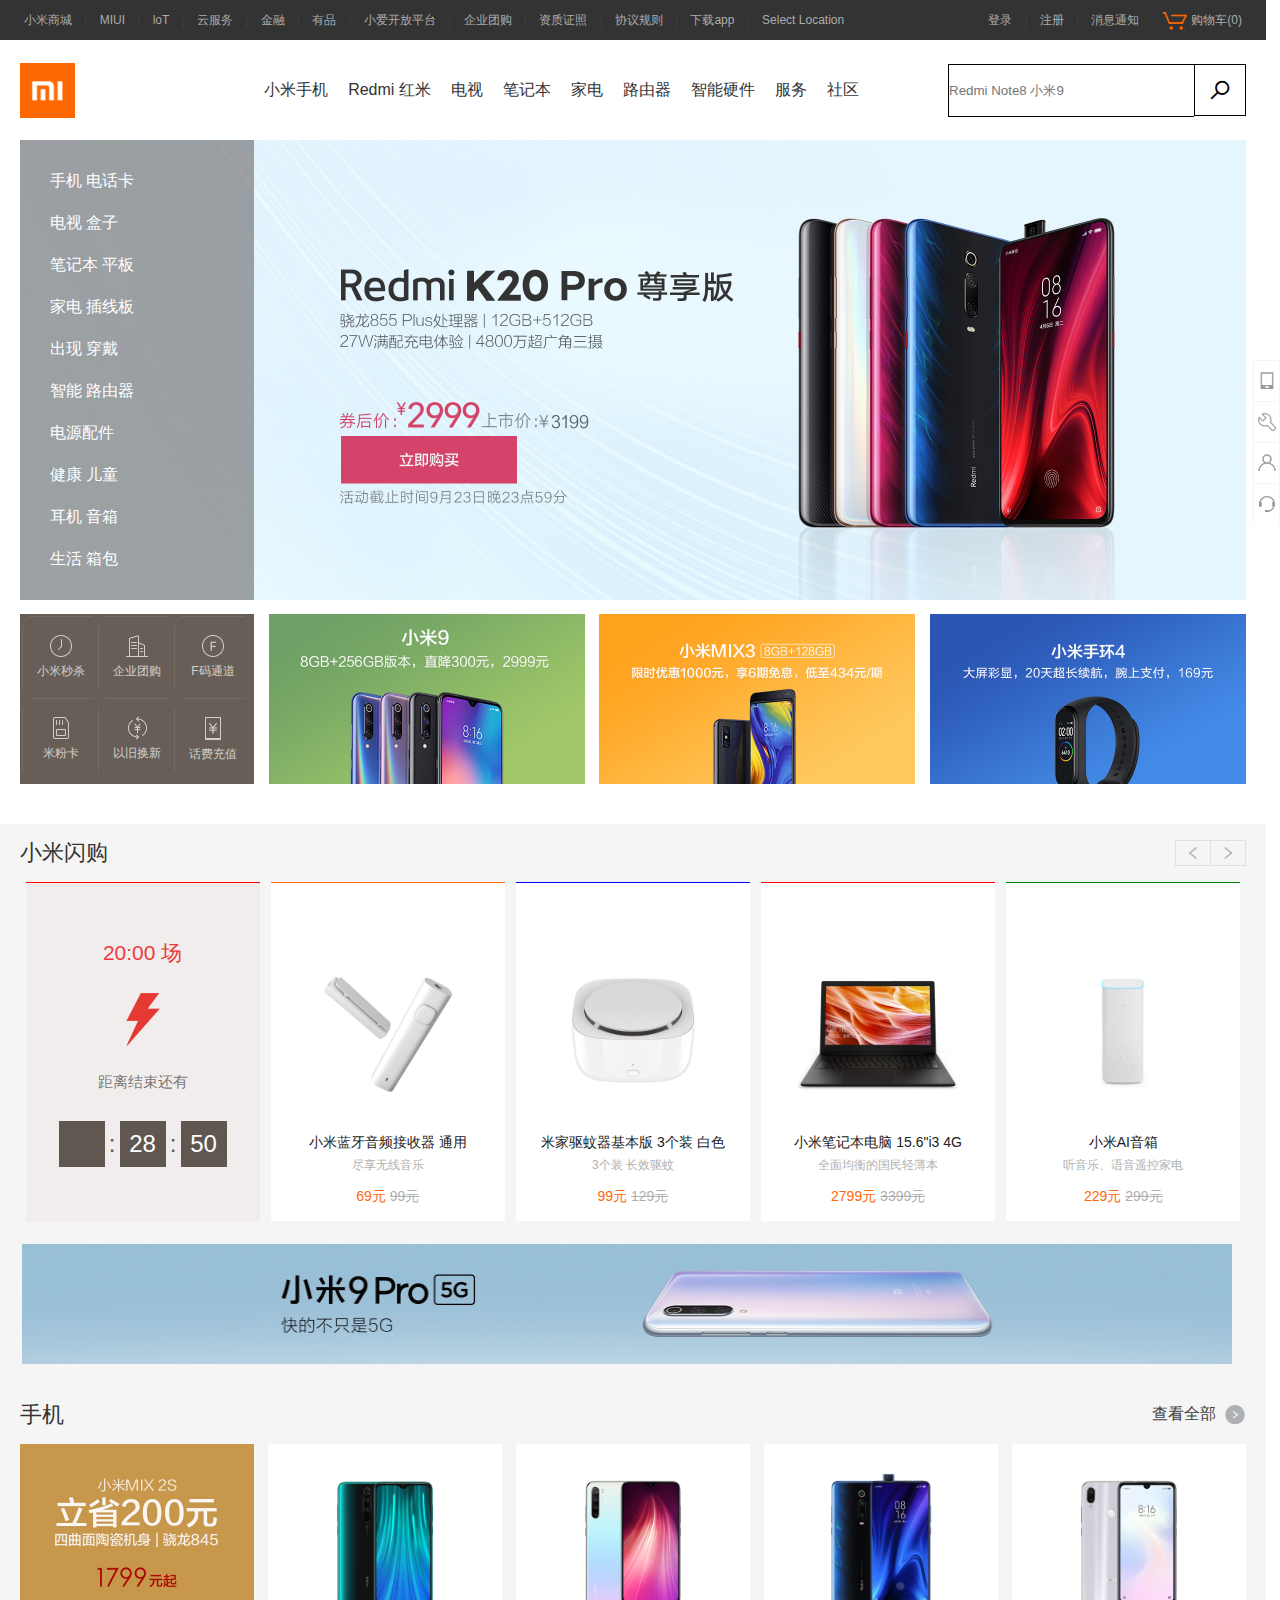
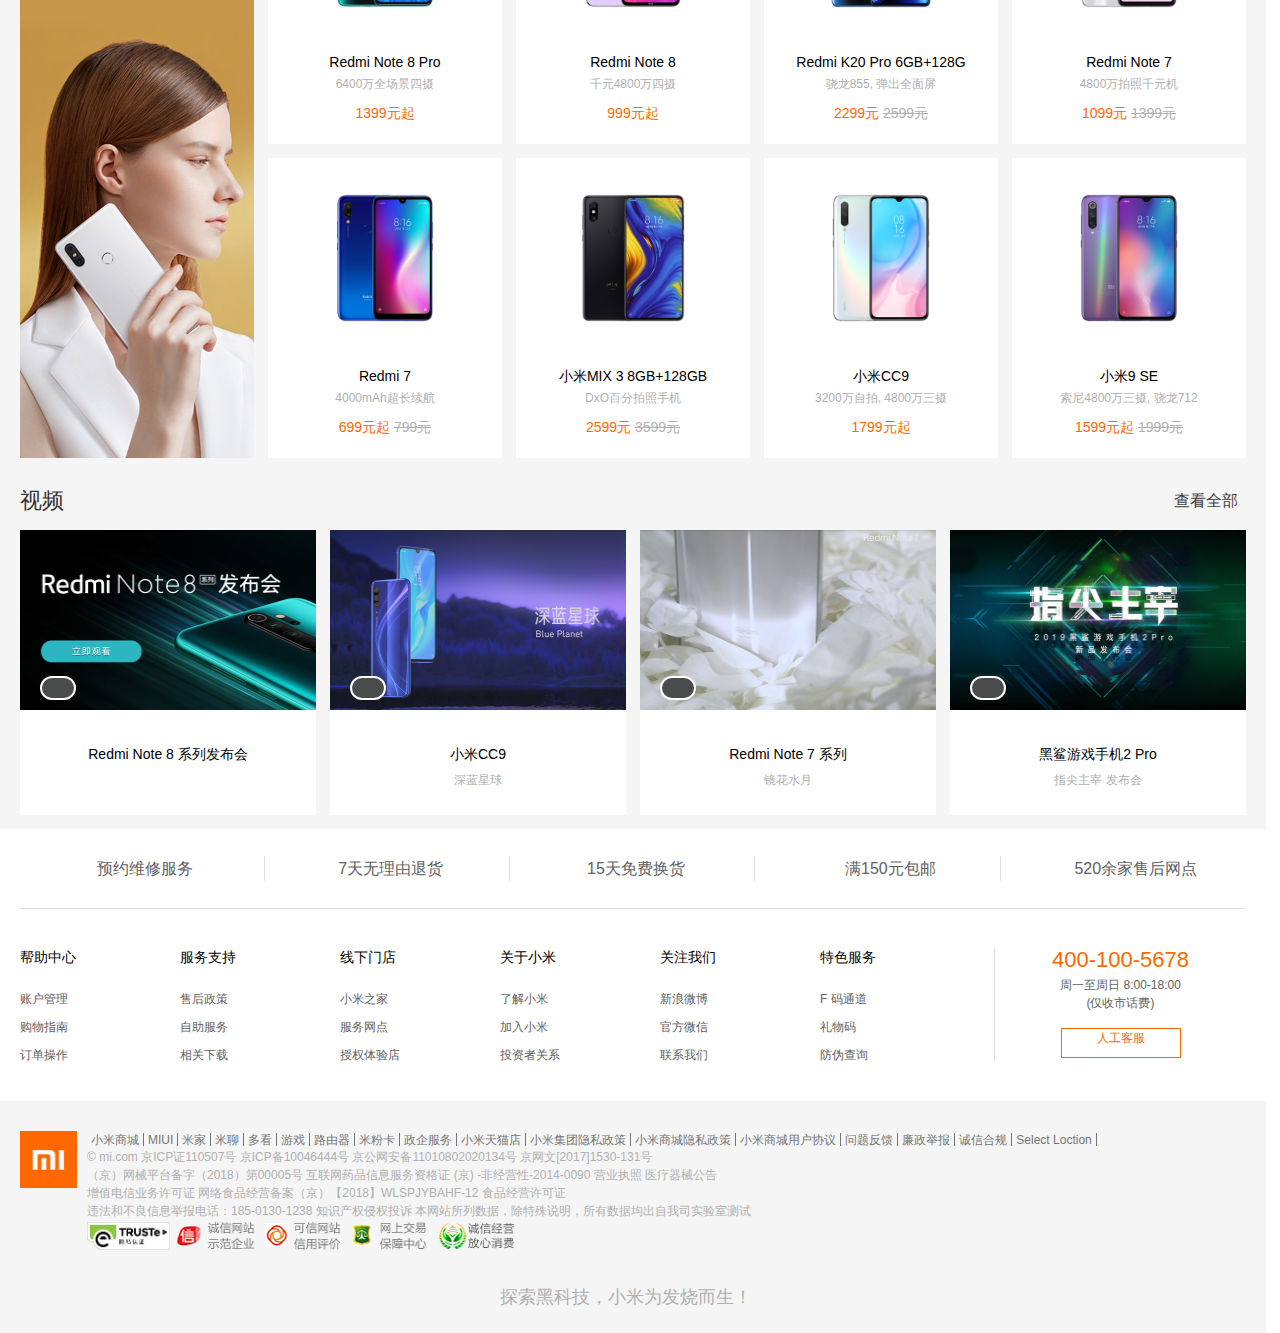
<file: index.html>
<!DOCTYPE html>
<html lang="en">
<head>
    <meta charset="UTF-8">
    <meta name="viewport" content="width=device-width, initial-scale=1.0">
    <meta http-equiv="X-UA-Compatible" content="ie=edge">
    <title>小米商城</title> 
    <link rel="stylesheet" type="text/css" href="./css/css.css">
    <link rel="stylesheet" type="text/css" href="./iconfont.css">
    <link rel="stylesheet" href="http://at.alicdn.com/t/font_1432263_clm7dwqdpdi.css">
</head>
<body>
    <div class="nav-bg">
        <div class="main-nav">
            <div class="nav">
                <div class="none"><a href="#">小米商城</a></div>
                <div><div class="axis">|</div></div>
                <div><a href="#">MIUI</a></div>
                <div><div class="axis">|</div></div>
                <div><a href="#">loT</a></div>
                <div><div class="axis">|</div></div>
                <div><a href="#">云服务</a></div>
                <div><div class="axis">|</div></div>
                <div><a href="#">金融</a></div>
                <div><div class="axis">|</div></div>
                <div><a href="#">有品</a></div>
                <div><div class="axis">|</div></div>
                <div><a href="#">小爱开放平台</a></div>
                <div><div class="axis">|</div></div>
                <div><a href="#">企业团购</a></div>
                <div><div class="axis">|</div></div>
                <div><a href="#">资质证照</a></div>
                <div><div class="axis">|</div></div>
                <div><a href="#">协议规则</a></div>
                <div><div class="axis">|</div></div>
                <div><a href="#">下载app</a></div>
                <div><div class="axis">|</div></div>
                <div id="ax"><a href="#">Select Location</a></div>
            </div>
    
            <div class="nav">
                <div><a href="#">登录</a></div>
                <div><div class="axis">|</div></div>
                <div><a href="#">注册</a></div>
                <div><div class="axis">|</div></div>
                <div><a href="#">消息通知</a></div>
                <div style="display:flex; justify-content:flex-start; align-items:center; margin-left: 15px;">
                    <img src="./src/1.png" width=25px; height="25px;" style="margin-right: 4px;">
                    <a href="#">购物车(0)</a>
                </div>
            </div>          
        </div>
    </div>

    <div class="header">
        <img src="./src/2.png" width="55px">
        <div class="nav1">
            <div><a href="#">小米手机</a></div>
            <div><a href="#">Redmi 红米</a></div>
            <div><a href="#">电视</a></div>
            <div><a href="#">笔记本</a></div>
            <div><a href="#">家电</a></div>
            <div><a href="#">路由器</a></div>
            <div><a href="#">智能硬件</a></div>
            <div><a href="#">服务</a></div>
            <div><a href="#">社区</a></div>
        </div>
        <div>
            <form class="search" action="">
                    <input type="text" name="search"  placeholder="Redmi Note8 小米9"  style="width: 245px; height:51px; border:1px solid; border-right:0px;">
                    <i class="ant-icon icon-search" style="font-size:24px; width:50px; height:50px; border:1.5px solid; display:flex; justify-content:center; align-items:center"></i> 
            </form>          
        </div>
    </div>

    
    <div class="content">
        <div class="content-nav">
            <div><a href="#">手机 电话卡</a></div>
            <div><a href="#">电视 盒子</a></div>
            <div><a href="#">笔记本 平板</a></div>
            <div><a href="#">家电 插线板</a></div>
            <div><a href="#">出现 穿戴</a></div>
            <div><a href="#">智能 路由器</a></div>
            <div><a href="#">电源配件</a></div>
            <div><a href="#">健康 儿童</a></div>
            <div><a href="#">耳机 音箱</a></div>
            <div onmouseover="this.style.background='#ff6700'" onmouseout="this.style.background='';"><a href="#">生活 箱包</a></div>
        </div>
        
        <!--
        <img style="width: 1226px; height:460px;" src="./src/4.jpg">
        <img  src="./src/4.jpg">
        -->
        
    </div>
  
   <div class="line">
        <div class="line-table">
            <div class="table">
                <img src="./src/time.png">
                <div>小米秒杀</div>
            </div>
            <div class="table">
                <img src="./src/house.png">
                <div>企业团购</div>
            </div>       
            <div class="table">
                <img src="./src/F.png">
                <div>F码通道</div>
            </div>   
            <div class="table">
                <img src="./src/save.png">
                <div>米粉卡</div>
            </div> 
            <div class="table">
                <img src="./src/dollars.png">
                <div>以旧换新</div>
            </div> 
            <div class="table">
                <img src="./src/account.png" style="height:25px; width:28px">
                <div>话费充值</div>
            </div> 
        </div>
       <img src="./src/mi9.jpg" style="width:316px; height:170px;">
       <img src="./src/mi3.jpg" style="width:316px; height:170px;">
       <img src="./src/mi4.jpg" style="width:316px; height:170px;">
   </div>

    <div class="slide">
        <div class="slide-top">
            <div style="line-height: 58px">小米闪购</div>
            <div class="slide-tr">
                <div><i class="ant-icon icon-left"></i></div>
                <div><i class="ant-icon icon-right"></i></div>   
            </div>
        </div>      

        <div class="slide-bottom">
            <div class="slide-left">
                <div id="top">20:00 场</div>
                <img src="./src/flash.png" style=" padding-top:0px; width:34px; height:53px; margin: 25px auto;" >
                <div style="width: 234px; height:22px; font-size:15px; color:rgba(0,0,0,.54)">距离结束还有</div>
                <div id="bottom"> 
                    <span id="hour"></span>
                    <i>:</i>
                    <span id="minute">28</span>
                    <i>:</i>
                    <span id="second">50</span>
                </div>               
            </div>
            <div class="slide-right" style="border-top:1px solid #ff6709;">             
                <img src="./src/bluetooth.jpg"> 
                <div class="title">小米蓝牙音频接收器 通用</div>
                <div class="desc">尽享无线音乐</div>
                <div class="price">
                    <span>69元</span>
                    <s>99元</s>
                </div>
            </div>
            <div class="slide-right" style="border-top:1px solid blue;">
                <img src="./src/ir.jpg">
                <div class="title">米家驱蚊器基本版 3个装 白色</div>
                <div class="desc">3个装 长效驱蚊</div>
                <div class="price">
                    <span>99元</span>
                    <s>129元</s>
                </div>
            </div>
            <div class="slide-right"  style="border-top:1px solid red;">
                <img src="./src/computer.jpg">
                <div class="title">小米笔记本电脑 15.6"i3 4G</div>
                <div class="desc">全面均衡的国民轻薄本</div>
                <div class="price">
                    <span>2799元</span>
                    <s>3399元</s>
                </div>              
            </div>
            <div class="slide-right" style="border-top:1px solid green;">
                <img src="./src/AI.jpg">
                <div class="title">小米AI音箱</div>
                <div class="desc">听音乐、语音遥控家电</div>
                <div class="price">
                    <span>229元</span>
                    <s>299元</s>
                </div>   
            </div>         
        </div>
   </div>
   <div style="height: 164px; width:100%; background-color: #f5f5f5; margin: 0 auto;">
        <div style=" padding: 22px; width: 1210px;height: 120px; margin: 0 atuo;">
            <img src="./src/phone.jpg" style="width: 1210px; height: 120px;">
        </div>
   </div>
   
   <div class="shop-bar">
        <div class="bar-top">
            <div class="btl">手机</div>
            <div class="btr">
                <div style="position:relative; top:-1px;">查看全部</div>
                <i class="ant-icon icon-right-circle-fill"></i>
            </div>
        </div>
        <div class="bar-bottom">
            <div id="aaa"><img src="./src/bar-left.jpg" width="234px"; height="614px";></div>
            <div class="bar-right">
                <div class="bar-rr">
                    <img src="./src/right1.jpg">
                    <div class="title1">Redmi Note 8 Pro</div>
                    <div class="desc1">6400万全场景四摄</div>
                    <div class="price1"><span>1399元起</span></div>
                </div>
                <div class="bar-rr">
                    <img src="./src/right2.jpg">
                    <div class="title1">Redmi Note 8</div>
                    <div class="desc1">千元4800万四摄</div>
                    <div class="price1"><span>999元起</span></div>
                </div>
                <div class="bar-rr">
                    <img src="./src/right3.jpg" alt="">
                    <div class="title1">Redmi K20 Pro 6GB+128G</div>
                    <div class="desc1">骁龙855, 弹出全面屏</div>
                    <div class="price1">
                        <span>2299元</span>
                        <s>2599元</s>
                    </div>
                </div>
                <div class="bar-rr">
                    <img src="./src/right4.jpg" alt="">
                    <div class="title1">Redmi Note 7</div>
                    <div class="desc1">4800万拍照千元机</div>
                    <div class="price1">
                        <span>1099元</span>
                        <s>1399元</s>
                    </div>
                </div>
                <div class="bar-rr">
                    <img src="./src/right5.jpg" alt="">
                    <div class="title1">Redmi 7</div>
                    <div class="desc1">4000mAh超长续航</div>
                    <div class="price1">
                        <span>699元起</span>
                        <s>799元</s>
                    </div>
                </div>
                <div class="bar-rr">
                    <img src="./src/right6.jpg" alt="">
                    <div class="title1">小米MIX 3 8GB+128GB</div>
                    <div class="desc1">DxO百分拍照手机</div>
                    <div class="price1">
                        <span>2599元</span>
                        <s>3599元</s>
                    </div>
                </div>
                <div class="bar-rr">
                    <img src="./src/right7.jpg" alt="">
                    <div class="title1">小米CC9</div>
                    <div class="desc1">3200万自拍, 4800万三摄</div>
                    <div class="price1">
                        <span>1799元起</span> 
                    </div>
                </div>
                <div class="bar-rr">
                    <img src="./src/right8.jpg" alt="">
                    <div class="title1">小米9 SE</div>
                    <div class="desc1">索尼4800万三摄, 骁龙712</div>
                    <div class="price1">
                        <span>1599元起</span>
                        <s>1999元</s>
                    </div>
                </div>
            </div>
        </div>
   </div>

   <div class="video">
        <div class="video-top">
            <div class="vtl">视频</div>
            <div class="vtr">
                <div>查看全部</div>  
                    <i class="ant-icon icon-icon-test-circle-fill"></i>
            </div>    
        </div>
        <div class="video-bottom">
            <div class="video-bew">
                <div class="Items">
                    <img src="./src/video1.jpg" alt="">
                    <div class="radius">
                        <i class="iconfont icon-icon-test"></i>
                    </div>
                </div>
                <div class="vtitle">Redmi Note 8 系列发布会</div>
            </div>
            <div class="video-bew">
                <div class="Items">
                    <img src="./src/video2.jpg" alt="">
                    <div class="radius">
                        <i class="iconfont icon-icon-test"></i>
                    </div>
                </div>
                <div class="vtitle">小米CC9</div>
                <div class="vdesc">深蓝星球</div>
            </div>
            <div class="video-bew">
                <div class="Items">
                    <img src="./src/video3.jpg" alt="">
                    <div class="radius">
                        <i class="iconfont icon-icon-test"></i>
                    </div>
                </div>
                <div class="vtitle">Redmi Note 7 系列</div>
                <div class="vdesc">镜花水月</div>
            </div>
            <div class="video-bew">
                <div class="Items">
                    <img src="./src/video4.jpg" alt="">
                    <div class="radius">
                        <i class="iconfont icon-icon-test"></i>
                    </div>
                </div>
                <div class="vtitle">黑鲨游戏手机2 Pro</div>
                <div class="vdesc">指尖主宰 发布会</div>
            </div>
        </div>
   </div>

   <div class="footer">
        <div class="footer-top">
            <div class="ftt"> 
              <div class="fid">
                  <i class="iconfont icon-tool"></i>
                  <a href="#">预约维修服务</a>               
              </div>
             

              <div class="fid">
                  <i  class="iconfont icon-circle-7"></i>
                  <div>
                        <a href="#">7天无理由退货</a>
                  </div>
              </div>           

              <div class="fid">
                  <i class="iconfont icon-chenggong"></i>
                  <div>
                        <a href="#">15天免费换货</a>
                  </div>
              </div>         

              <div class="fid">
                  <i class="iconfont icon-gift"></i>
                  <div>
                      <a href="#">满150元包邮</a>
                  </div>
              </div>

              <div class="fid" style="border: none">
                  <i class="iconfont icon-location"></i>
                  <div>
                        <a href="#">520余家售后网点</a>
                  </div>
              </div>
            </div>
            <div class="ftb">
                <div class="call-left">
                    <div class="idcall">
                        <div class="title">帮助中心</div>
                        <div class="desc">账户管理</div>                         
                        <div class="desc">购物指南</div>
                        <div class="desc">订单操作</div>
                       
                    </div>
                    <div class="idcall">
                        <div class="title">服务支持</div>
                        <div class="desc">售后政策</div> 
                        <div class="desc">自助服务</div>
                        <div class="desc">相关下载</div>
                        
                    </div>
                    <div class="idcall">
                        <div class="title">线下门店</div>
                        <div class="desc">小米之家</div> 
                        <div class="desc">服务网点</div>
                        <div class="desc">授权体验店</div>
                        
                    </div>
                    <div class="idcall">
                        <div class="title">关于小米</div>
                        <div class="desc">了解小米</div> 
                        <div class="desc">加入小米</div>
                        <div class="desc">投资者关系</div>
                    </div>
                    <div class="idcall">
                        <div class="title">关注我们</div>
                        <div class="desc">新浪微博</div>
                        <div class="desc">官方微信</div>
                        <div class="desc">联系我们</div>
                    </div>
                    <div class="idcall">
                        <div class="title">特色服务</div>
                        <div class="desc">F 码通道</div>
                        <div class="desc">礼物码</div>
                        <div class="desc">防伪查询</div>
                    </div>
                </div>
                <div class="call">
                    <div id="phone-call">400-100-5678</div>
                    <div id="data">周一至周日 8:00-18:00 <br>(仅收市话费) </div>
                    <div class="god">
                        <i class="iconfont icon-message-2"></i>
                        <span>人工客服</span>
                    </div>
                </div>
            </div>
        </div>
        <div class="footer-bottom">
            <div class="fbt">
                <div class="fbtl">
                    <div class="flogo" style="height: 90.67px; width: 57px; margin-right: 10px">
                        <img src="./src/2.png" width="57px" height="57px" >
                    </div> 
                    <div class="ftext">
                        <div class="logo-text">
                            <div class="logo-title">
                                <div><a>小米商城</a></div>
                                <div><a>MIUI</a></div>
                                <div><a>米家</a></div>
                                <div><a>米聊</a></div>
                                <div><a>多看</a></div>
                                <div><a>游戏</a></div>
                                <div><a>路由器</a></div>
                                <div><a>米粉卡</a></div>
                                <div><a>政企服务</a></div>
                                <div><a>小米天猫店</a></div>
                                <div><a>小米集团隐私政策</a></div>
                                <div><a>小米商城隐私政策</a></div>
                                <div><a>小米商城用户协议</a></div>
                                <div><a>问题反馈</a></div>
                                <div><a>廉政举报</a></div>
                                <div><a>诚信合规</a></div>
                                <div><a>Select Loction</a></div>
                            </div>
                            <div style="color: #b0b0b0;">© mi.com 京ICP证110507号 京ICP备10046444号 京公网安备11010802020134号 京网文[2017]1530-131号</div>
                            <div style="color: #b0b0b0;" >（京）网械平台备字（2018）第00005号 互联网药品信息服务资格证 (京) -非经营性-2014-0090 营业执照 医疗器械公告</div>
                            <div style="color: #b0b0b0; ">增值电信业务许可证  网络食品经营备案（京）【2018】WLSPJYBAHF-12   食品经营许可证</div>
                            <div style="color: #b0b0b0;">违法和不良信息举报电话：185-0130-1238 知识产权侵权投诉 本网站所列数据，除特殊说明，所有数据均出自我司实验室测试</div>
                        </div>
                    </div>
                </div>
                             
                <div class="fbtr">
                    <img src="./src/v-logo1.png" alt="" style="margin-left: 67px;">
                    <img src="./src/v-logo-2.png" alt="">
                    <img src="./src/v-logo-3.png" alt="">
                    <img src="./src/v-logo-4.png" alt="">
                    <img src="./src/v-logo5.png" alt="">
                </div>
        
            </div>
            <div class="fbb">
                探索黑科技，小米为发烧而生！
            </div>
        </div>
   </div>

   <div class="flex-right">
        <div>
                <img src="./src/top1.png" alt="">
        </div>
        <div>
                <img src="./src/top2.png" alt="">
        </div>
        <div>
                <img src="./src/top3.png" alt="">
        </div>
        <div>
                <img src="./src/top4.png" alt="">
        </div>
   </div>

   <script src="./dynamic.js"></script>
</body>
</html>
</file>
<file: css/css.css>
/*清除浏览器默认样式*/
*{
    margin: 0;
    padding: 0;
}
body{
    max-width:1266px;
    overflow-x: hidden;
}
.nav{
     /* 去除项目符号 */
    list-style: none;
    /* 为ul设置背景颜色 */
    height: 40px;
    display: flex;
    justify-content: flex-start;
    overflow: hidden;
}
.nav div{
    /*导航条水平*/
    /*width: 25%; */
    padding-left: 4px;
    padding-right: 4px;
    /*与父元素高相同时，文字会垂直居中*/
    line-height: 40px;
}
.nav-bg{
    background-color:#333333;
    height: 40px;
    width: 100%;
}

.main-nav{
    display: flex;
    justify-content: space-between;
    width: 1226px;
    margin: 0 auto;
}
.none{
    padding-left: -1px;
}
.nav a{
     /* 将a转换为块元素 */
    display: block;
     /* 为a指定一个宽度 */
    width: 100%;
     /* 去除下划线 */
    text-decoration: none;
     /* 设置字体颜色 */
    color: #acacac; 
    font-size: 12px;
    font-family: Arial, Helvetica, sans-serif;
}
.axis{
    color: #3e3e3e;
}

.nav1 {
    display: flex;
    justify-content: center;
    position: relative;
    left: 50px;
}
.nav1 a{
    /* 将a转换为块元素 */
    display: block;
    /* 为a指定一个宽度 */
    width: 100%;
     /* 去除下划线 */
     text-decoration: none;
     /* 设置字体颜色 */
    color: #333; 
    font-size: 16px;
    font-family: Arial, Helvetica, sans-serif;
}
.nav1 div{
    /*导航条水平*/
    float: right;
    /*width: 25%; */
    padding-left: 10px;
    padding-right: 10px;
    /*与父元素高相同时，文字会垂直居中*/
    line-height: 40px;
}

.header{
    height: 100px;
    display: flex;
    justify-content:space-between;
    align-items: center;/*垂直居中*/
    width: 1226px;
    margin: 0 auto;
}
.search{
    display: flex;
    align-items:center;
}
.content{
    display:flex;
    justify-content:start;
    width: 1226px;
    height: 460px;
    margin: 0 auto;
    background: url("../src/4.jpg");
    background-size: cover;
}
.content-nav{
    position:absolute;
    width: 234px;
    height: 420px;
    background-color: rgba(105,101,101,.6);
    padding:20px 0px;
}
.content-nav div{
    width: 204px;
    line-height: 42px;
    height: 42px;
    padding-left: 30px;
}
.content-nav div a{
    text-decoration:none;
    width: 100%;
    color: #fff;
    font-size:16px;   
}

.content img{
    background-size: 100%;
}
.content-nav div:hover{
    background: #ff6700!important;
}

body {
    font: 14px/1.5 Helvetica Neue,Helvetica,Arial,Microsoft Yahei,Hiragino Sans GB,Heiti SC,WenQuanYi Micro Hei,sans-serif;
}

.line-table{
    width: 228px;
    height: 164px;
    background-color: #665e57;
    display: flex;
    justify-content:space-around;
    flex-direction:row;
    flex-wrap: wrap;
    padding:3px;
    
}

.line{
    width: 1226px;
    height: 196px;
    display: flex;
    justify-content:space-between;
    margin: 14px auto;
    position: relative;
}
.table{
    display: flex;
    flex-direction: column;
    width: 70px;
    height: 64px;
    padding-top: 17px;   
    font-size: 12px;
    align-items: center;
    position: relative;
    color:white;
    opacity:.7;
}
.table::before{
    content: "";
    background: #7d7268;
    width: 64px;
    height: 1px;
    position: absolute;
    top: -1px;
    left: 3px;
}

.table::after{
    content:"";
    background-color:#7d7268;
    width: 1px;
    height:64px;
    position:absolute;
    left: -4px;
    top: 9px;
}
.table img{
    width:24px;
    height: 24px;
    margin-bottom:4px;
}

.slide{
    height: 398px;
    background-color:#f5f5f5; 
}
.slide-top{
    height: 58px;
    width: 1226px;
    /*background-color:yellowgreen;*/
    margin: 0 auto;
    display: flex;
    justify-content: space-between;
    font-size:22px;
    color:#333;
    font-weight:200;
    /* line-height:58px;  */
}
.slide-tr{/*诡异的箭头*/
    display:flex;
    justify-content: center;
    align-items: center;
}
.slide-tr div{  
    width: 24px;
    height:18px;
    border: 1px solid #e0e0e0;
    padding: 3px 5px;
    margin-left:-1px;
    display: flex;
    justify-content: center;
    align-items: center;
}

.slide-tr div i {
    color: #b0b0b0;
}
.slide-bottom{
    height: 340px;
    width: 1226px;
    /*background-color: aqua;*/
    margin: 0 auto;
    display: flex;
    justify-content:space-around;
}
.slide img{
    height: 160px;
    width: 160px;
    padding-top: 29px;
    margin: 0px 37px 22px 37px; 
}
.slide-right{
    display:flex;
    flex-direction:column;
    background-color:white;
    width:234px;
    height:300px;
    padding-top:38px;   
    font-size:14px;
    font-weight: 400px;
    color: #212121;
    overflow: hidden;
    text-align: center;
}
.title{
    width: 194px;
    height: 21px;
    margin: 0 20px 3px;
}
.desc{
    width: 194px;
    height: 18px;
    margin: 0px 20px 12px;
    font-size: 12px;
    color: #b0b0b0;
}
.slide-right span{
    color: #ff6709;
}
.slide-right s{
   color:  #b0b0b0;
}
.slide-left{
    height: 339px;
    width: 234px;
    display: flex;
    flex-direction:column;
    background-color:#f1eded;
    text-align: center;
    border-top:1px solid red;
}
#top{
    width: 234px;
    height: 31px;
    padding-top:54px;
    font-size: 21px;
    color:#ef3a3b;
}
#bottom{
    height: 46px;
    text-align: center;
    display: flex;
    justify-content: center;
    font-size: 24px;
    color: #fff;
    margin-top: 28px;
}
#bottom span{
    display:block;
    width: 46px;
    height: 46px;
    background-color: #605751;
    line-height: 46px;
}
#bottom i{
    display:block;
    height: 46px;
    width: 15px;
    line-height: 46px;
    color: #605751;
    font-style: normal
}

.shop-bar{
    display: flex;
    flex-direction: column;
    background-color: #f5f5f5;
   /* width: 1226px;*/
    height: 686px;
    align-items: center;
}
.bar-top{
    display: flex;
    justify-content: space-between;
    width: 1226px;
    height: 58px;
}
.btl,.vtl{
    line-height: 58px;
    font-size: 22px;
    color: #333;
    font-weight: 200;
}
.btr,.vtr{
    display:flex;
    justify-content: start;
    align-items: center;
    font-size: 16px;
    color: #424242;
    -webkit-transition: all .4s;
    transition: all .4s;
    line-height: 58px;
}
.btr .ant-icon{
    margin-left: 8px;
    font-size: 22px;
    color: #b0b0b0;
    line-height: 58px;
}

.btr:hover{
    color: #ff6700;
    -webkit-transition: all .4s;
    transition: all .4s;
}
/*一起变色加变色*/
.btr:hover .ant-icon{
    color: #ff6700;
    -webkit-transition: all .4s;
    transition: all .4s;
}
.bar-bottom{
    display: flex;
    justify-content:start;
}
.bar-right{
    display: flex;
    justify-content:space-around;
    height: 164px;
    width: 992px;
    flex-direction:row;
    flex-wrap: wrap;
}
.bar-right img{
    height: 160px;
    width: 160px;
    /*padding-top: 29px;*/
    margin: 0px 37px 22px 37px; 
}
.bar-rr{
    width: 234px;
    height: 260px;
    padding: 20px 0px;
    margin-left:14px;
    margin-bottom: 14px;
    background-color: white;
}
.title1{
    width: 214px;
    height: 21px;
    margin: 0px 10px 2px 10px;
    text-align: center;
}
.desc1{
    width: 214px;
    height: 18px;
    margin: 0px 10px 10px;
    text-align: center;
    font-size: 12px;
    color: #b0b0b0;
}
.price1{
    width: 214px;
    height: 21px;
    margin: 0px 10px 14px;
    text-align: center;
}
.price1 span{
    color: #ff6700;
}
.price1 s{
    color:#b0b0b0;
}
.bar-rr{
    transition: all .2s linear;
}
.bar-rr:hover{
    /*position:relative;
    top:-1px;*/
    /*加阴影*/
    box-shadow:0 15px 30px rgba(0,0,0,.1);
    /*形变*/
    transform: translate3d(0,-2px,0);
    /*过渡动画*/
    transition: all .2s linear;
}
#aaa:hover{
    /*position:relative;
    top:-1px;*/
    box-shadow:0 15px 30px rgba(0,0,0,.1);
    transform: translate3d(0,-2px,0);
    transition: all .2s linear;
}

.video{
    /*width: 1226px;*/
    height: 357px;
    /*margin: auto;*/
    background-color: #f5f5f5;
    align-items: center;
    display: flex;
    flex-direction:column;
}



.video-top{
    width:1226px;
    height: 58px;
    display: flex;
    justify-content: space-between;
}
.vtr{
    display: flex;
    justify-content: flex-start;
}

.vtr .ant-icon{
    margin-left: 8px;
    font-size: 22px;
    color: #b0b0b0;
    line-height: 58px;
}
.vtr:hover{
    color: #ff6700;
    -webkit-transition: all .4s;
    transition: all .4s;
}



/*一起变色加延时*/
.vtr:hover .ant-icon{
    color: #ff6700;
    -webkit-transition: all .4s;
    transition: all .4s;
}





.video-bottom img{
    width: 296px;
    height: 180px;
    margin-bottom: 28px;
}
.video-bew{
    width: 296px;
    height: 285px;
    margin-bottom:14px;
    background-color: white;
}
.Items:hover .iconfont{
     box-shadow:0 15px 30px rgba(0,0,0,.1);
     transform:translate3d(0,-2px,0);
     transition:all .3s linear;
     background-color: #ff6709;
     border:2px solid #ff6709;
}

.video-bew:hover{
    box-shadow:0 15px 30px rgba(0,0,0,.1);
    transform:translate3d(0,-2px,0);
    transition:all .4s linear;
}
.video-bottom{
    display: flex;
    justify-content: space-around;
    width: 1240px;
}
.Items{
    position: relative;
}
.radius .iconfont{
    position: absolute;
    z-index: 1;
    top:146px;
    left: 20px;
    width: 32px;
    height: 20px;
    border: 2px solid #fff;
}
.radius .iconfont{/*诡异的箭头*/
    display:flex;
    justify-content: center;
    align-items: center;
    text-align: center;
}
.radius i{
    position: absolute;
    z-index: 1;
    top:146px;
    left: 20px;
    font-size:24px;
    color: #fff;
    width: 32px;
    height: 20px;
    background-color:#4a4c4c;
    text-align: center;
    border:2px solid white;
    border-radius: 12px;
}


.vtitle{
    width: 268px;
    height: 21px;
    margin: 0px 14px 6px;
    text-align: center;
}
.vdesc{
    width: 268px;
    height: 18px;
    margin: 0px 14px;
    text-align: center;
    font-size: 12px;
    color:#b0b0b0;
}

.footer{
    width: 1266px;
    height: 503px;
    background-color: white; 
}

.footer-top{
    width:1226px;
    height: 272px;
    margin: auto;
    
}
.ftt{
    width: 1226px;
    height: 25px;
    padding: 27px 0px;
    background-color:white;
    display: flex;
    justify-content: space-around;
    border-bottom: 1px solid #e0e0e0;
}
.fid{
    display: flex;
    justify-content: center;
    width: 243px;
    height:25px;
    text-align: center;
    align-items: center;
    font-size:16px;
    color:#616161;
    border-right: 1px solid #e0e0e0;
}
.fid i{
    font-size: 24px;
    line-height: 24px;
    padding-right: 6px;
}
.fid a{
    text-decoration: none;
    color:#616161;
    font-size:16px;
}

.ftb{
    width: 1226px;
    height: 112px;
    padding: 40px 0px;
    background: white;
    display: flex;
    justify-content: flex-start;
}
.call-left{
    width: 974px;
    height: 112px;
    display: flex;
    justify-content: flex-start;
}
.call{
    width: 251px;
    height: 112px;
    border-left:1px solid #e0e0e0;
    /*background-color: aqua;*/
   text-align: center;
}
.idcall{
    width: 160px;
    height: 112px;
   /* background-color: chartreuse;*/
    line-height: 1.25;
}
.idcall .title{
    width: 160px;
    height: 17px;
    margin-bottom:26px;
    margin-right: 0px;
    margin-left: 0px ;
} 
.idcall .desc{
    width: 160px;
    margin: 10px 0px 0px 0px;
    color: #616161;
}

#phone-call{
    width: 251px;
    height: 22px;
    margin-bottom: 5px;
    font-size:22px;
    color:#ff6700;
    line-height: 1;
}
#data{
    width: 251px;
    height: 36px;
    margin-bottom: 16px;
    font-size:12px;
    color: #616161;
}

.god{
    width: 118px;
    height: 28px;
    border: 1px solid #ff6700;
    background:#fff;
    color: #ff6700;
    margin: auto;
    font-size:12px;
}
.god:hover{
    background-color:#ff6700;
    color: #fff;
}
/*
.fid div a:hover{
    color: #ff6700;
    transition:all .3s linear;
}
*/
.fid:hover{
    color: #ff6700;
    transition:all .3s linear;
}
/*可以移入到块上一起变色*/
.fid:hover a{
    color: #ff6700;
    transition:all .3s linear;
}
/*
.fid a:hover{
    color: #ff6700;
    transition:all .3s linear;
}
*/

.footer-bottom{
    width: 1266px;
    height: 171.667px;
    padding: 30px 0px;
    background-color: #f5f5f5;
}
.fbt{
    width: 1226px;
    height:123px;
    margin: auto;
    background-color: #f5f5f5;/**/
}
.fbtl{
    display: flex;
    justify-content: flex-start;
}
.logo-title{
    display: flex;
    justify-content: flex-start;
    color: #757575;
    font-size: 12px;
    margin-top:2px;
    margin-bottom: 2px;
}
.logo-title div{
    height: 13px;
    padding:0px 4px;
    border-right: 1px solid #757575;
    display: flex;
    align-items: center;
}
.logo-text{
    font-size: 12px;
}

.flex-right{
    position: fixed;
    right: 0;
    top:40%;
    background-color: white;
}

.flex-right div{
    border: 1px solid #f5f5f5;
    border-bottom: none;
    width: 25px;
    height: 40px;
    display: flex;
    justify-content: center;
    align-items: center;
}

.flex-right img{
    width: 20px;
    height: 20px;
}

.fbtr img{
    width: 83px;
    height:28px;
    margin-bottom: 15px;
}
.fbb{
    width: 267px;
    height: 19px;
    margin:30px auto 0px;
    font-size:18px;
    color: #b0b0b0;
    font-family: 'Segoe UI', Tahoma, Geneva, Verdana, sans-serif;
}
</file>
<file: iconfont.css>
@font-face {font-family: "ant-icon";
  src: url('iconfont.eot?t=1543824216652'); /* IE9*/
  src: url('iconfont.eot?t=1543824216652#iefix') format('embedded-opentype'), /* IE6-IE8 */
  url('[data-uri]') format('woff'),
  url('iconfont.ttf?t=1543824216652') format('truetype'), /* chrome, firefox, opera, Safari, Android, iOS 4.2+*/
  url('iconfont.svg?t=1543824216652#ant-icon') format('svg'); /* iOS 4.1- */
}

.ant-icon {
  font-family:"ant-icon" !important;
  font-size:16px;
  font-style:normal;
  -webkit-font-smoothing: antialiased;
  -moz-osx-font-smoothing: grayscale;
}

.icon-bitcoin:before { content: "\e607"; }

.icon-bitcoin1:before { content: "\e609"; }

.icon-iconfontfasong:before { content: "\e63f"; }

.icon-coinyen:before { content: "\e657"; }

.icon-jiaoyi:before { content: "\e622"; }

.icon-bitebi:before { content: "\e605"; }

.icon-eye-open:before { content: "\e691"; }

.icon-jiaoyi1:before { content: "\e63c"; }

.icon-jiaoyi2:before { content: "\e611"; }

.icon-qianzifuhao-:before { content: "\e67b"; }

.icon-Casvdg-:before { content: "\e64e"; }

.icon-bitebi1:before { content: "\e619"; }

.icon-earth-1:before { content: "\e600"; }

.icon-check-circle:before { content: "\e77d"; }

.icon-CI:before { content: "\e77e"; }

.icon-Dollar:before { content: "\e77f"; }

.icon-compass:before { content: "\e780"; }

.icon-close-circle:before { content: "\e781"; }

.icon-frown:before { content: "\e782"; }

.icon-info-circle:before { content: "\e783"; }

.icon-left-circle:before { content: "\e784"; }

.icon-down-circle:before { content: "\e785"; }

.icon-EURO:before { content: "\e786"; }

.icon-copyright:before { content: "\e787"; }

.icon-minus-circle:before { content: "\e788"; }

.icon-meh:before { content: "\e789"; }

.icon-plus-circle:before { content: "\e78a"; }

.icon-play-circle:before { content: "\e78b"; }

.icon-question-circle:before { content: "\e78c"; }

.icon-Pound:before { content: "\e78d"; }

.icon-right-circle:before { content: "\e78e"; }

.icon-smile:before { content: "\e78f"; }

.icon-trademark:before { content: "\e790"; }

.icon-time-circle:before { content: "\e791"; }

.icon-timeout:before { content: "\e792"; }

.icon-earth:before { content: "\e793"; }

.icon-YUAN:before { content: "\e794"; }

.icon-up-circle:before { content: "\e795"; }

.icon-warning-circle:before { content: "\e796"; }

.icon-sync:before { content: "\e797"; }

.icon-transaction:before { content: "\e798"; }

.icon-undo:before { content: "\e799"; }

.icon-redo:before { content: "\e79a"; }

.icon-reload:before { content: "\e79b"; }

.icon-reloadtime:before { content: "\e79c"; }

.icon-message:before { content: "\e79d"; }

.icon-dashboard:before { content: "\e79e"; }

.icon-issuesclose:before { content: "\e79f"; }

.icon-poweroff:before { content: "\e7a0"; }

.icon-logout:before { content: "\e7a1"; }

.icon-login:before { content: "\e7a2"; }

.icon-piechart:before { content: "\e7a3"; }

.icon-setting:before { content: "\e7a4"; }

.icon-eye:before { content: "\e7a5"; }

.icon-location:before { content: "\e7a6"; }

.icon-edit-square:before { content: "\e7a7"; }

.icon-export:before { content: "\e7a8"; }

.icon-save:before { content: "\e7a9"; }

.icon-Import:before { content: "\e7aa"; }

.icon-appstore:before { content: "\e7ab"; }

.icon-close-square:before { content: "\e7ac"; }

.icon-down-square:before { content: "\e7ad"; }

.icon-layout:before { content: "\e7ae"; }

.icon-left-square:before { content: "\e7af"; }

.icon-play-square:before { content: "\e7b0"; }

.icon-control:before { content: "\e7b1"; }

.icon-codelibrary:before { content: "\e7b2"; }

.icon-detail:before { content: "\e7b3"; }

.icon-minus-square:before { content: "\e7b4"; }

.icon-plus-square:before { content: "\e7b5"; }

.icon-right-square:before { content: "\e7b6"; }

.icon-project:before { content: "\e7b7"; }

.icon-wallet:before { content: "\e7b8"; }

.icon-up-square:before { content: "\e7b9"; }

.icon-calculator:before { content: "\e7ba"; }

.icon-interation:before { content: "\e7bb"; }

.icon-check-square:before { content: "\e7bc"; }

.icon-border:before { content: "\e7bd"; }

.icon-border-outer:before { content: "\e7be"; }

.icon-border-top:before { content: "\e7bf"; }

.icon-border-bottom:before { content: "\e7c0"; }

.icon-border-left:before { content: "\e7c1"; }

.icon-border-right:before { content: "\e7c2"; }

.icon-border-inner:before { content: "\e7c3"; }

.icon-border-verticle:before { content: "\e7c4"; }

.icon-border-horizontal:before { content: "\e7c5"; }

.icon-radius-bottomleft:before { content: "\e7c6"; }

.icon-radius-bottomright:before { content: "\e7c7"; }

.icon-radius-upleft:before { content: "\e7c8"; }

.icon-radius-upright:before { content: "\e7c9"; }

.icon-radius-setting:before { content: "\e7ca"; }

.icon-adduser:before { content: "\e7cb"; }

.icon-deleteteam:before { content: "\e7cc"; }

.icon-deleteuser:before { content: "\e7cd"; }

.icon-addteam:before { content: "\e7ce"; }

.icon-user:before { content: "\e7cf"; }

.icon-team:before { content: "\e7d0"; }

.icon-areachart:before { content: "\e7d1"; }

.icon-linechart:before { content: "\e7d2"; }

.icon-barchart:before { content: "\e7d3"; }

.icon-pointmap:before { content: "\e7d4"; }

.icon-container:before { content: "\e7d5"; }

.icon-database:before { content: "\e7d6"; }

.icon-sever:before { content: "\e7d7"; }

.icon-mobile:before { content: "\e7d8"; }

.icon-tablet:before { content: "\e7d9"; }

.icon-redenvelope:before { content: "\e7da"; }

.icon-book:before { content: "\e7db"; }

.icon-filedone:before { content: "\e7dc"; }

.icon-reconciliation:before { content: "\e7dd"; }

.icon-file-exception:before { content: "\e7de"; }

.icon-filesync:before { content: "\e7df"; }

.icon-filesearch:before { content: "\e7e0"; }

.icon-solution:before { content: "\e7e1"; }

.icon-fileprotect:before { content: "\e7e2"; }

.icon-file-add:before { content: "\e7e3"; }

.icon-file-excel:before { content: "\e7e4"; }

.icon-file-exclamation:before { content: "\e7e5"; }

.icon-file-pdf:before { content: "\e7e6"; }

.icon-file-image:before { content: "\e7e7"; }

.icon-file-markdown:before { content: "\e7e8"; }

.icon-file-unknown:before { content: "\e7e9"; }

.icon-file-ppt:before { content: "\e7ea"; }

.icon-file-word:before { content: "\e7eb"; }

.icon-file:before { content: "\e7ec"; }

.icon-file-zip:before { content: "\e7ed"; }

.icon-file-text:before { content: "\e7ee"; }

.icon-file-copy:before { content: "\e7ef"; }

.icon-snippets:before { content: "\e7f0"; }

.icon-audit:before { content: "\e7f1"; }

.icon-diff:before { content: "\e7f2"; }

.icon-Batchfolding:before { content: "\e7f3"; }

.icon-securityscan:before { content: "\e7f4"; }

.icon-propertysafety:before { content: "\e7f5"; }

.icon-safetycertificate:before { content: "\e7f6"; }

.icon-insurance:before { content: "\e7f7"; }

.icon-alert:before { content: "\e7f8"; }

.icon-delete:before { content: "\e7f9"; }

.icon-hourglass:before { content: "\e7fa"; }

.icon-bulb:before { content: "\e7fb"; }

.icon-experiment:before { content: "\e7fc"; }

.icon-bell:before { content: "\e7fd"; }

.icon-trophy:before { content: "\e7fe"; }

.icon-rest:before { content: "\e7ff"; }

.icon-USB:before { content: "\e800"; }

.icon-skin:before { content: "\e801"; }

.icon-home:before { content: "\e802"; }

.icon-bank:before { content: "\e803"; }

.icon-filter:before { content: "\e804"; }

.icon-funnelplot:before { content: "\e805"; }

.icon-like:before { content: "\e806"; }

.icon-unlike:before { content: "\e807"; }

.icon-unlock:before { content: "\e808"; }

.icon-lock:before { content: "\e809"; }

.icon-customerservice:before { content: "\e80a"; }

.icon-flag:before { content: "\e80b"; }

.icon-moneycollect:before { content: "\e80c"; }

.icon-medicinebox:before { content: "\e80d"; }

.icon-shop:before { content: "\e80e"; }

.icon-rocket:before { content: "\e80f"; }

.icon-shopping:before { content: "\e810"; }

.icon-folder:before { content: "\e811"; }

.icon-folder-open:before { content: "\e812"; }

.icon-folder-add:before { content: "\e813"; }

.icon-deploymentunit:before { content: "\e814"; }

.icon-accountbook:before { content: "\e815"; }

.icon-contacts:before { content: "\e816"; }

.icon-carryout:before { content: "\e817"; }

.icon-calendar-check:before { content: "\e818"; }

.icon-calendar:before { content: "\e819"; }

.icon-scan:before { content: "\e81a"; }

.icon-select:before { content: "\e81b"; }

.icon-boxplot:before { content: "\e81c"; }

.icon-build:before { content: "\e81d"; }

.icon-sliders:before { content: "\e81e"; }

.icon-laptop:before { content: "\e81f"; }

.icon-barcode:before { content: "\e820"; }

.icon-camera:before { content: "\e821"; }

.icon-cluster:before { content: "\e822"; }

.icon-gateway:before { content: "\e823"; }

.icon-car:before { content: "\e824"; }

.icon-printer:before { content: "\e825"; }

.icon-read:before { content: "\e826"; }

.icon-cloud-server:before { content: "\e827"; }

.icon-cloud-upload:before { content: "\e828"; }

.icon-cloud:before { content: "\e829"; }

.icon-cloud-download:before { content: "\e82a"; }

.icon-cloud-sync:before { content: "\e82b"; }

.icon-video:before { content: "\e82c"; }

.icon-notification:before { content: "\e82d"; }

.icon-sound:before { content: "\e82e"; }

.icon-radarchart:before { content: "\e82f"; }

.icon-qrcode:before { content: "\e830"; }

.icon-fund:before { content: "\e831"; }

.icon-image:before { content: "\e832"; }

.icon-mail:before { content: "\e833"; }

.icon-table:before { content: "\e834"; }

.icon-idcard:before { content: "\e835"; }

.icon-creditcard:before { content: "\e836"; }

.icon-heart:before { content: "\e837"; }

.icon-block:before { content: "\e838"; }

.icon-error:before { content: "\e839"; }

.icon-star:before { content: "\e83a"; }

.icon-gold:before { content: "\e83b"; }

.icon-heatmap:before { content: "\e83c"; }

.icon-wifi:before { content: "\e83d"; }

.icon-attachment:before { content: "\e83e"; }

.icon-edit:before { content: "\e83f"; }

.icon-key:before { content: "\e840"; }

.icon-api:before { content: "\e841"; }

.icon-disconnect:before { content: "\e842"; }

.icon-highlight:before { content: "\e843"; }

.icon-monitor:before { content: "\e844"; }

.icon-link:before { content: "\e845"; }

.icon-man:before { content: "\e846"; }

.icon-percentage:before { content: "\e847"; }

.icon-search:before { content: "\e848"; }

.icon-pushpin:before { content: "\e849"; }

.icon-phone:before { content: "\e84a"; }

.icon-shake:before { content: "\e84b"; }

.icon-tag:before { content: "\e84c"; }

.icon-wrench:before { content: "\e84d"; }

.icon-woman:before { content: "\e84e"; }

.icon-tags:before { content: "\e84f"; }

.icon-scissor:before { content: "\e850"; }

.icon-mr:before { content: "\e851"; }

.icon-share:before { content: "\e852"; }

.icon-branches:before { content: "\e853"; }

.icon-fork:before { content: "\e854"; }

.icon-shrink:before { content: "\e855"; }

.icon-arrawsalt:before { content: "\e856"; }

.icon-verticalright:before { content: "\e857"; }

.icon-verticalleft:before { content: "\e858"; }

.icon-right:before { content: "\e859"; }

.icon-left:before { content: "\e85a"; }

.icon-up:before { content: "\e85b"; }

.icon-down:before { content: "\e85c"; }

.icon-fullscreen:before { content: "\e85d"; }

.icon-fullscreen-exit:before { content: "\e85e"; }

.icon-doubleleft:before { content: "\e85f"; }

.icon-doubleright:before { content: "\e860"; }

.icon-arrowright:before { content: "\e861"; }

.icon-arrowup:before { content: "\e862"; }

.icon-arrowleft:before { content: "\e863"; }

.icon-arrowdown:before { content: "\e864"; }

.icon-upload:before { content: "\e865"; }

.icon-colum-height:before { content: "\e866"; }

.icon-vertical-align-botto:before { content: "\e867"; }

.icon-vertical-align-middl:before { content: "\e868"; }

.icon-totop:before { content: "\e869"; }

.icon-vertical-align-top:before { content: "\e86a"; }

.icon-download:before { content: "\e86b"; }

.icon-sort-descending:before { content: "\e86c"; }

.icon-sort-ascending:before { content: "\e86d"; }

.icon-fall:before { content: "\e86e"; }

.icon-swap:before { content: "\e86f"; }

.icon-stock:before { content: "\e870"; }

.icon-rise:before { content: "\e871"; }

.icon-indent:before { content: "\e872"; }

.icon-outdent:before { content: "\e873"; }

.icon-menu:before { content: "\e874"; }

.icon-unorderedlist:before { content: "\e875"; }

.icon-orderedlist:before { content: "\e876"; }

.icon-align-right:before { content: "\e877"; }

.icon-align-center:before { content: "\e878"; }

.icon-align-left:before { content: "\e879"; }

.icon-pic-center:before { content: "\e87a"; }

.icon-pic-right:before { content: "\e87b"; }

.icon-pic-left:before { content: "\e87c"; }

.icon-bold:before { content: "\e87d"; }

.icon-font-colors:before { content: "\e87e"; }

.icon-exclaimination:before { content: "\e87f"; }

.icon-font-size:before { content: "\e880"; }

.icon-infomation:before { content: "\e881"; }

.icon-line-height:before { content: "\e882"; }

.icon-strikethrough:before { content: "\e883"; }

.icon-underline:before { content: "\e884"; }

.icon-number:before { content: "\e885"; }

.icon-italic:before { content: "\e886"; }

.icon-code:before { content: "\e887"; }

.icon-column-width:before { content: "\e888"; }

.icon-check:before { content: "\e889"; }

.icon-ellipsis:before { content: "\e88a"; }

.icon-dash:before { content: "\e88b"; }

.icon-close:before { content: "\e88c"; }

.icon-enter:before { content: "\e88d"; }

.icon-line:before { content: "\e88e"; }

.icon-minus:before { content: "\e88f"; }

.icon-question:before { content: "\e890"; }

.icon-plus:before { content: "\e891"; }

.icon-rollback:before { content: "\e892"; }

.icon-small-dash:before { content: "\e893"; }

.icon-pause:before { content: "\e894"; }

.icon-bg-colors:before { content: "\e895"; }

.icon-eye-close:before { content: "\e64f"; }

.icon-crown:before { content: "\e896"; }

.icon-drag:before { content: "\e897"; }

.icon-desktop:before { content: "\e898"; }

.icon-gift:before { content: "\e899"; }

.icon-stop:before { content: "\e89a"; }

.icon-fire:before { content: "\e89b"; }

.icon-thunderbolt:before { content: "\e89c"; }

.icon-check-circle-fill:before { content: "\e89d"; }

.icon-left-circle-fill:before { content: "\e89e"; }

.icon-down-circle-fill:before { content: "\e89f"; }

.icon-minus-circle-fill:before { content: "\e8a0"; }

.icon-close-circle-fill:before { content: "\e8a1"; }

.icon-info-circle-fill:before { content: "\e8a2"; }

.icon-up-circle-fill:before { content: "\e8a3"; }

.icon-right-circle-fill:before { content: "\e8a4"; }

.icon-plus-circle-fill:before { content: "\e8a5"; }

.icon-question-circle-fill:before { content: "\e8a6"; }

.icon-EURO-circle-fill:before { content: "\e8a7"; }

.icon-frown-fill:before { content: "\e8a8"; }

.icon-copyright-circle-fil:before { content: "\e8a9"; }

.icon-CI-circle-fill:before { content: "\e8aa"; }

.icon-compass-fill:before { content: "\e8ab"; }

.icon-Dollar-circle-fill:before { content: "\e8ac"; }

.icon-poweroff-circle-fill:before { content: "\e8ad"; }

.icon-meh-fill:before { content: "\e8ae"; }

.icon-play-circle-fill:before { content: "\e8af"; }

.icon-Pound-circle-fill:before { content: "\e8b0"; }

.icon-smile-fill:before { content: "\e8b1"; }

.icon-stop-fill:before { content: "\e8b2"; }

.icon-warning-circle-fill:before { content: "\e8b3"; }

.icon-time-circle-fill:before { content: "\e8b4"; }

.icon-trademark-circle-fil:before { content: "\e8b5"; }

.icon-YUAN-circle-fill:before { content: "\e8b6"; }

.icon-heart-fill:before { content: "\e8b7"; }

.icon-piechart-circle-fil:before { content: "\e8b8"; }

.icon-dashboard-fill:before { content: "\e8b9"; }

.icon-message-fill:before { content: "\e8ba"; }

.icon-check-square-fill:before { content: "\e8bb"; }

.icon-down-square-fill:before { content: "\e8bc"; }

.icon-minus-square-fill:before { content: "\e8bd"; }

.icon-close-square-fill:before { content: "\e8be"; }

.icon-codelibrary-fill:before { content: "\e8bf"; }

.icon-left-square-fill:before { content: "\e8c0"; }

.icon-play-square-fill:before { content: "\e8c1"; }

.icon-up-square-fill:before { content: "\e8c2"; }

.icon-right-square-fill:before { content: "\e8c3"; }

.icon-plus-square-fill:before { content: "\e8c4"; }

.icon-accountbook-fill:before { content: "\e8c5"; }

.icon-carryout-fill:before { content: "\e8c6"; }

.icon-calendar-fill:before { content: "\e8c7"; }

.icon-calculator-fill:before { content: "\e8c8"; }

.icon-interation-fill:before { content: "\e8c9"; }

.icon-project-fill:before { content: "\e8ca"; }

.icon-detail-fill:before { content: "\e8cb"; }

.icon-save-fill:before { content: "\e8cc"; }

.icon-wallet-fill:before { content: "\e8cd"; }

.icon-control-fill:before { content: "\e8ce"; }

.icon-layout-fill:before { content: "\e8cf"; }

.icon-appstore-fill:before { content: "\e8d0"; }

.icon-mobile-fill:before { content: "\e8d1"; }

.icon-tablet-fill:before { content: "\e8d2"; }

.icon-book-fill:before { content: "\e8d3"; }

.icon-redenvelope-fill:before { content: "\e8d4"; }

.icon-safetycertificate-f:before { content: "\e8d5"; }

.icon-propertysafety-fill:before { content: "\e8d6"; }

.icon-insurance-fill:before { content: "\e8d7"; }

.icon-securityscan-fill:before { content: "\e8d8"; }

.icon-file-exclamation-fil:before { content: "\e8d9"; }

.icon-file-add-fill:before { content: "\e8da"; }

.icon-file-fill:before { content: "\e8db"; }

.icon-file-excel-fill:before { content: "\e8dc"; }

.icon-file-markdown-fill:before { content: "\e8dd"; }

.icon-file-text-fill:before { content: "\e8de"; }

.icon-file-ppt-fill:before { content: "\e8df"; }

.icon-file-unknown-fill:before { content: "\e8e0"; }

.icon-file-word-fill:before { content: "\e8e1"; }

.icon-file-zip-fill:before { content: "\e8e2"; }

.icon-file-pdf-fill:before { content: "\e8e3"; }

.icon-file-image-fill:before { content: "\e8e4"; }

.icon-diff-fill:before { content: "\e8e5"; }

.icon-file-copy-fill:before { content: "\e8e6"; }

.icon-snippets-fill:before { content: "\e8e7"; }

.icon-batchfolding-fill:before { content: "\e8e8"; }

.icon-reconciliation-fill:before { content: "\e8e9"; }

.icon-folder-add-fill:before { content: "\e8ea"; }

.icon-folder-fill:before { content: "\e8eb"; }

.icon-folder-open-fill:before { content: "\e8ec"; }

.icon-database-fill:before { content: "\e8ed"; }

.icon-container-fill:before { content: "\e8ee"; }

.icon-sever-fill:before { content: "\e8ef"; }

.icon-calendar-check-fill:before { content: "\e8f0"; }

.icon-image-fill:before { content: "\e8f1"; }

.icon-idcard-fill:before { content: "\e8f2"; }

.icon-creditcard-fill:before { content: "\e8f3"; }

.icon-fund-fill:before { content: "\e8f4"; }

.icon-read-fill:before { content: "\e8f5"; }

.icon-contacts-fill:before { content: "\e8f6"; }

.icon-delete-fill:before { content: "\e8f7"; }

.icon-notification-fill:before { content: "\e8f8"; }

.icon-flag-fill:before { content: "\e8f9"; }

.icon-moneycollect-fill:before { content: "\e8fa"; }

.icon-medicinebox-fill:before { content: "\e8fb"; }

.icon-rest-fill:before { content: "\e8fc"; }

.icon-shopping-fill:before { content: "\e8fd"; }

.icon-skin-fill:before { content: "\e8fe"; }

.icon-video-fill:before { content: "\e8ff"; }

.icon-sound-fill:before { content: "\e900"; }

.icon-bulb-fill:before { content: "\e901"; }

.icon-bell-fill:before { content: "\e902"; }

.icon-filter-fill:before { content: "\e903"; }

.icon-fire-fill:before { content: "\e904"; }

.icon-funnelplot-fill:before { content: "\e905"; }

.icon-gift-fill:before { content: "\e906"; }

.icon-hourglass-fill:before { content: "\e907"; }

.icon-home-fill:before { content: "\e908"; }

.icon-trophy-fill:before { content: "\e909"; }

.icon-location-fill:before { content: "\e90a"; }

.icon-cloud-fill:before { content: "\e90b"; }

.icon-customerservice-fill:before { content: "\e90c"; }

.icon-experiment-fill:before { content: "\e90d"; }

.icon-eye-fill:before { content: "\e90e"; }

.icon-like-fill:before { content: "\e90f"; }

.icon-lock-fill:before { content: "\e910"; }

.icon-unlike-fill:before { content: "\e911"; }

.icon-star-fill:before { content: "\e912"; }

.icon-unlock-fill:before { content: "\e913"; }

.icon-alert-fill:before { content: "\e914"; }

.icon-api-fill:before { content: "\e915"; }

.icon-highlight-fill:before { content: "\e916"; }

.icon-phone-fill:before { content: "\e917"; }

.icon-edit-fill:before { content: "\e918"; }

.icon-pushpin-fill:before { content: "\e919"; }

.icon-rocket-fill:before { content: "\e91a"; }

.icon-thunderbolt-fill:before { content: "\e91b"; }

.icon-tag-fill:before { content: "\e91c"; }

.icon-wrench-fill:before { content: "\e91d"; }

.icon-tags-fill:before { content: "\e91e"; }

.icon-bank-fill:before { content: "\e91f"; }

.icon-camera-fill:before { content: "\e920"; }

.icon-error-fill:before { content: "\e921"; }

.icon-crown-fill:before { content: "\e922"; }

.icon-mail-fill:before { content: "\e923"; }

.icon-car-fill:before { content: "\e924"; }

.icon-printer-fill:before { content: "\e925"; }

.icon-shop-fill:before { content: "\e926"; }

.icon-setting-fill:before { content: "\e927"; }

.icon-USB-fill:before { content: "\e928"; }

.icon-golden-fill:before { content: "\e929"; }

.icon-build-fill:before { content: "\e92a"; }

.icon-boxplot-fill:before { content: "\e92b"; }

.icon-sliders-fill:before { content: "\e92c"; }

.icon-alibaba:before { content: "\e92d"; }

.icon-alibabacloud:before { content: "\e92e"; }

.icon-antdesign:before { content: "\e92f"; }

.icon-ant-cloud:before { content: "\e930"; }

.icon-behance:before { content: "\e931"; }

.icon-googleplus:before { content: "\e932"; }

.icon-medium:before { content: "\e933"; }

.icon-google:before { content: "\e934"; }

.icon-IE:before { content: "\e935"; }

.icon-amazon:before { content: "\e936"; }

.icon-slack:before { content: "\e937"; }

.icon-alipay:before { content: "\e938"; }

.icon-taobao:before { content: "\e939"; }

.icon-zhihu:before { content: "\e93a"; }

.icon-HTML:before { content: "\e93b"; }

.icon-linkedin:before { content: "\e93c"; }

.icon-yahoo:before { content: "\e93d"; }

.icon-facebook:before { content: "\e93e"; }

.icon-skype:before { content: "\e93f"; }

.icon-CodeSandbox:before { content: "\e940"; }

.icon-chrome:before { content: "\e941"; }

.icon-codepen:before { content: "\e942"; }

.icon-aliwangwang:before { content: "\e943"; }

.icon-apple:before { content: "\e944"; }

.icon-android:before { content: "\e945"; }

.icon-sketch:before { content: "\e946"; }

.icon-Gitlab:before { content: "\e947"; }

.icon-dribbble:before { content: "\e948"; }

.icon-instagram:before { content: "\e949"; }

.icon-reddit:before { content: "\e94a"; }

.icon-windows:before { content: "\e94b"; }

.icon-yuque:before { content: "\e94c"; }

.icon-Youtube:before { content: "\e94d"; }

.icon-Gitlab-fill:before { content: "\e94e"; }

.icon-dropbox:before { content: "\e94f"; }

.icon-dingtalk:before { content: "\e950"; }

.icon-android-fill:before { content: "\e951"; }

.icon-apple-fill:before { content: "\e952"; }

.icon-HTML-fill:before { content: "\e953"; }

.icon-windows-fill:before { content: "\e954"; }

.icon-QQ:before { content: "\e955"; }

.icon-twitter:before { content: "\e956"; }

.icon-skype-fill:before { content: "\e957"; }

.icon-weibo:before { content: "\e958"; }

.icon-yuque-fill:before { content: "\e959"; }

.icon-Youtube-fill:before { content: "\e95a"; }

.icon-yahoo-fill:before { content: "\e95b"; }

.icon-wechat-fill:before { content: "\e95c"; }

.icon-chrome-fill:before { content: "\e95d"; }

.icon-alipay-circle-fill:before { content: "\e95e"; }

.icon-aliwangwang-fill:before { content: "\e95f"; }

.icon-behance-circle-fill:before { content: "\e960"; }

.icon-amazon-circle-fill:before { content: "\e961"; }

.icon-codepen-circle-fill:before { content: "\e962"; }

.icon-CodeSandbox-circle-f:before { content: "\e963"; }

.icon-dropbox-circle-fill:before { content: "\e964"; }

.icon-github-fill:before { content: "\e965"; }

.icon-dribbble-circle-fill:before { content: "\e966"; }

.icon-googleplus-circle-f:before { content: "\e967"; }

.icon-medium-circle-fill:before { content: "\e968"; }

.icon-QQ-circle-fill:before { content: "\e969"; }

.icon-IE-circle-fill:before { content: "\e96a"; }

.icon-google-circle-fill:before { content: "\e96b"; }

.icon-dingtalk-circle-fill:before { content: "\e96c"; }

.icon-sketch-circle-fill:before { content: "\e96d"; }

.icon-slack-circle-fill:before { content: "\e96e"; }

.icon-twitter-circle-fill:before { content: "\e96f"; }

.icon-taobao-circle-fill:before { content: "\e970"; }

.icon-weibo-circle-fill:before { content: "\e971"; }

.icon-zhihu-circle-fill:before { content: "\e972"; }

.icon-reddit-circle-fill:before { content: "\e973"; }

.icon-alipay-square-fill:before { content: "\e974"; }

.icon-dingtalk-square-fill:before { content: "\e975"; }

.icon-CodeSandbox-square-f:before { content: "\e976"; }

.icon-behance-square-fill:before { content: "\e977"; }

.icon-amazon-square-fill:before { content: "\e978"; }

.icon-codepen-square-fill:before { content: "\e979"; }

.icon-dribbble-square-fill:before { content: "\e97a"; }

.icon-dropbox-square-fill:before { content: "\e97b"; }

.icon-facebook-fill:before { content: "\e97c"; }

.icon-googleplus-square-f:before { content: "\e97d"; }

.icon-google-square-fill:before { content: "\e97e"; }

.icon-instagram-fill:before { content: "\e97f"; }

.icon-IE-square-fill:before { content: "\e980"; }

.icon-medium-square-fill:before { content: "\e981"; }

.icon-linkedin-fill:before { content: "\e982"; }

.icon-QQ-square-fill:before { content: "\e983"; }

.icon-reddit-square-fill:before { content: "\e984"; }

.icon-twitter-square-fill:before { content: "\e985"; }

.icon-sketch-square-fill:before { content: "\e986"; }

.icon-slack-square-fill:before { content: "\e987"; }

.icon-taobao-square-fill:before { content: "\e988"; }

.icon-weibo-square-fill:before { content: "\e989"; }

.icon-zhihu-square-fill:before { content: "\e98a"; }

.icon-shovel:before { content: "\e601"; }

.icon-exchange-record:before { content: "\e717"; }
</file>
